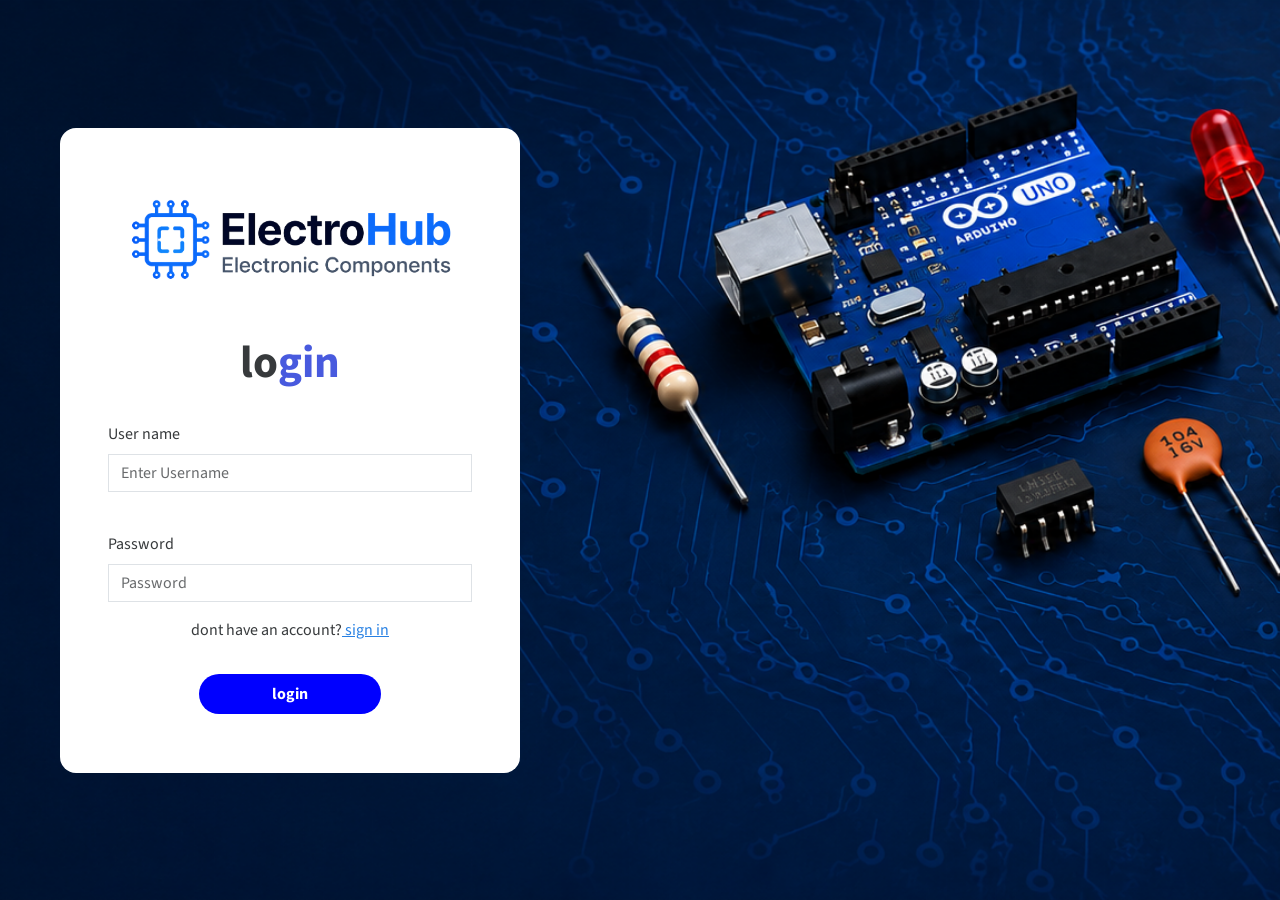
<file: index.html>
<!DOCTYPE html>
<html lang="en">
<head>
    <meta charset="UTF-8">
    <meta name="viewport" content="width=device-width, initial-scale=1.0">
    <title>Login</title>
    <link rel="stylesheet" href="/STYLES/bootstrap.min.css">
    <script src="function/login.js" defer></script>
</head>
<style>
* {
  box-sizing: border-box;
  margin: 0;
  padding: 0;
}

body { 
  background: url('logos/header.png') no-repeat; 
  background-size: cover; 
  background-position: center; 
  min-height: 100vh;
}

.card1 { 
  margin-left: 60px; 
  background-color: white; 
  height: 645px; 
  width: 460px; 
}

.logo { 
  width: 100%; 
  height: 130px; 
  margin-bottom: 30px; 
  object-fit: contain;
}


@media (max-width: 448px) { 
  body { 
    display: flex; 
    justify-content: center; 
    align-items: center; 
    padding: 20px; 
  } 
  
  .card1 { 
    margin-left: 0; 
    background-color: white; 
    width: 100%; 
    max-width: 350px; 
    height: auto; 
    min-height: 500px; 
  } 
}

</style>
<body class="d-flex justify-content-start align-items-center vh-100 ">
<div class="  p-5  rounded-4 card1 " >
    <div class="logo">
        <img src="logos/logo.png" alt="" width="100%" height="100%"></img>
    </div>
    <h1 class="text-center fw-bold " style="font-size:45px">lo<span style="color:rgb(72, 90, 222) ;">gin</span></h1>
    <div>
      <label for="UserName" class="form-label mt-4">User name</label>
      <input type="text" class="form-control" id="UserName" aria-describedby="emailHelp" placeholder="Enter Username">
      <p id="display1"></p>
    </div>
    <div>
      <label for="Password" class="form-label mt-4">Password</label>
      <input type="Password" class="form-control" id="Password" placeholder="Password" autocomplete="off">
        <p id="display2"></p>
    </div>
    <div class="text-center">
        <P id="display3"></P>
        <p>dont have an account?<a href="signUp.html"> sign in</a></p>
    <button id="buttons" onclick="login()"  style="background-color:blue; color:white; border:none"type="button" class=" p-2 fw-bold btn-info w-50 mt-3 rounded-5">login</button>
    </div>
</div>
</body>
<script>
    
</script>
</html>
</file>
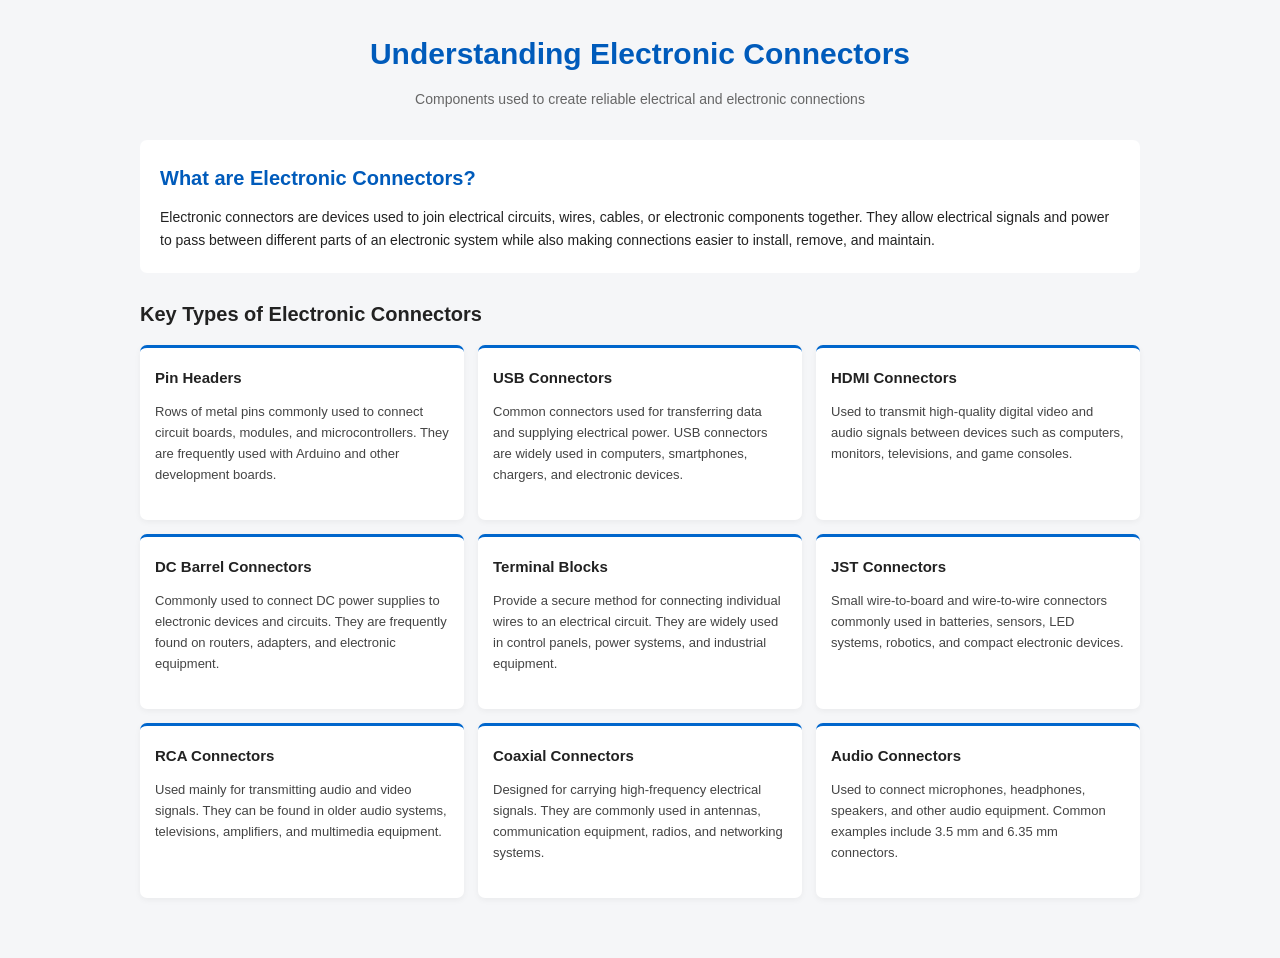
<file: connector.html>
<!DOCTYPE html>
<html lang="en">
<head>
    <meta charset="UTF-8">
    <meta name="viewport" content="width=device-width, initial-scale=1.0">
     <link rel="stylesheet" href="STYLES/connector.css">
    <title>Understanding Electronic Connectors</title>

    <style>
      
    </style>
</head>

<body>

<div class="container">

    <h1 class="main-title">
        Understanding Electronic Connectors
    </h1>

    <p class="subtitle">
        Components used to create reliable electrical and electronic connections
    </p>


    <div class="intro">

        <h2>What are Electronic Connectors?</h2>

        <p>
            Electronic connectors are devices used to join electrical
            circuits, wires, cables, or electronic components together.
            They allow electrical signals and power to pass between
            different parts of an electronic system while also making
            connections easier to install, remove, and maintain.
        </p>

    </div>


    <h2 class="section-title">
        Key Types of Electronic Connectors
    </h2>


    <div class="cards">

        <div class="card">
            <h3>Pin Headers</h3>

            <p>
                Rows of metal pins commonly used to connect circuit boards,
                modules, and microcontrollers. They are frequently used
                with Arduino and other development boards.
            </p>
        </div>


        <div class="card">
            <h3>USB Connectors</h3>

            <p>
                Common connectors used for transferring data and supplying
                electrical power. USB connectors are widely used in
                computers, smartphones, chargers, and electronic devices.
            </p>
        </div>


        <div class="card">
            <h3>HDMI Connectors</h3>

            <p>
                Used to transmit high-quality digital video and audio
                signals between devices such as computers, monitors,
                televisions, and game consoles.
            </p>
        </div>


        <div class="card">
            <h3>DC Barrel Connectors</h3>

            <p>
                Commonly used to connect DC power supplies to electronic
                devices and circuits. They are frequently found on
                routers, adapters, and electronic equipment.
            </p>
        </div>


        <div class="card">
            <h3>Terminal Blocks</h3>

            <p>
                Provide a secure method for connecting individual wires
                to an electrical circuit. They are widely used in control
                panels, power systems, and industrial equipment.
            </p>
        </div>


        <div class="card">
            <h3>JST Connectors</h3>

            <p>
                Small wire-to-board and wire-to-wire connectors commonly
                used in batteries, sensors, LED systems, robotics,
                and compact electronic devices.
            </p>
        </div>


        <div class="card">
            <h3>RCA Connectors</h3>

            <p>
                Used mainly for transmitting audio and video signals.
                They can be found in older audio systems, televisions,
                amplifiers, and multimedia equipment.
            </p>
        </div>


        <div class="card">
            <h3>Coaxial Connectors</h3>

            <p>
                Designed for carrying high-frequency electrical signals.
                They are commonly used in antennas, communication
                equipment, radios, and networking systems.
            </p>
        </div>


        <div class="card">
            <h3>Audio Connectors</h3>

            <p>
                Used to connect microphones, headphones, speakers,
                and other audio equipment. Common examples include
                3.5 mm and 6.35 mm connectors.
            </p>
        </div>

    </div>

</div>

</body>
</html>
</file>
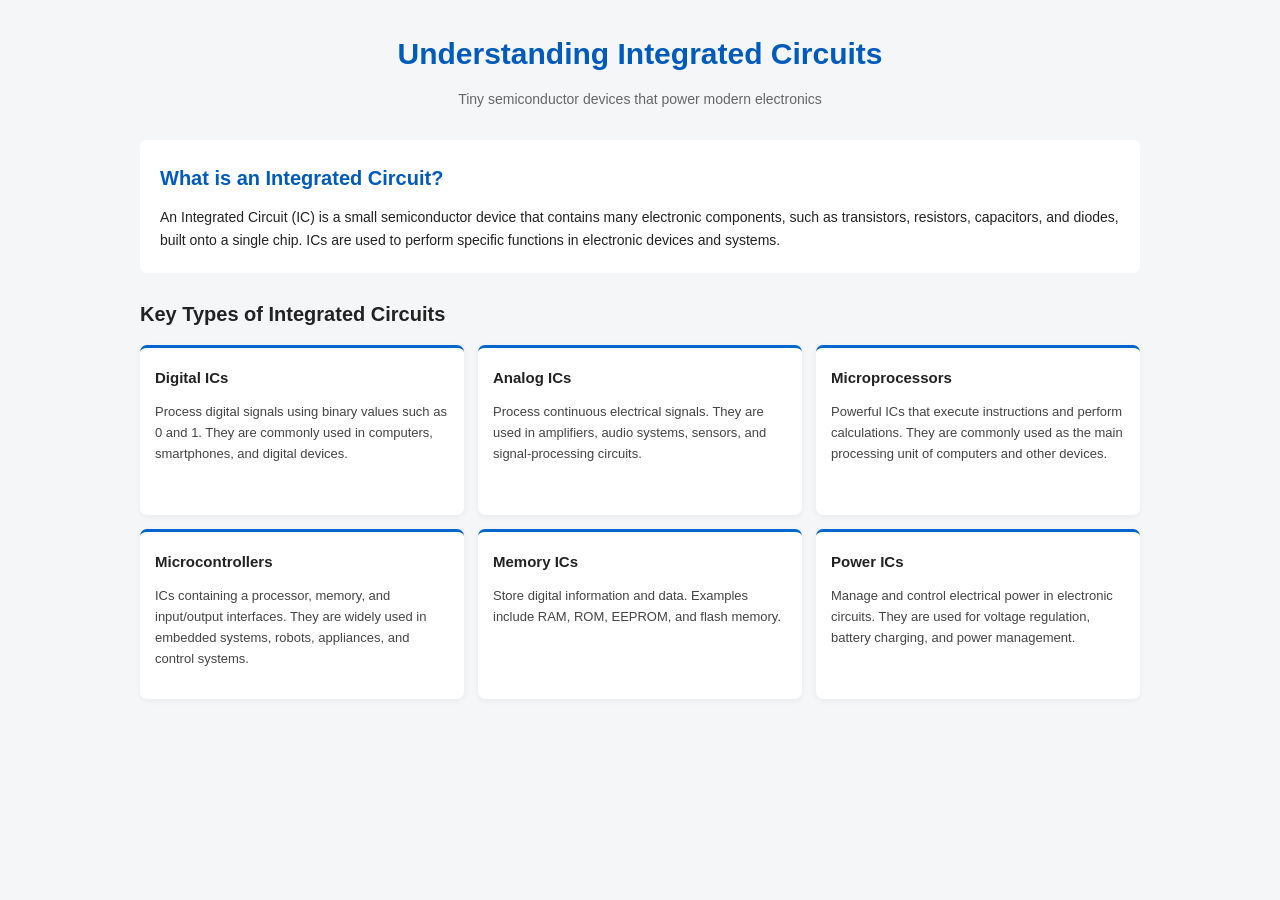
<file: intergrated.html>
<!DOCTYPE html>
<html lang="en">
<head>
    <meta charset="UTF-8">
    <meta name="viewport" content="width=device-width, initial-scale=1.0">
    <link rel="stylesheet" href="/STYLES/intergrated.css">
    <title>Integrated Circuit</title>

    <style>
        
    </style>
</head>

<body>

<div class="container">

    <h1 class="main-title">
        Understanding Integrated Circuits
    </h1>

    <p class="subtitle">
        Tiny semiconductor devices that power modern electronics
    </p>


    <div class="intro">

        <h2>What is an Integrated Circuit?</h2>

        <p>
            An Integrated Circuit (IC) is a small semiconductor device
            that contains many electronic components, such as transistors,
            resistors, capacitors, and diodes, built onto a single chip.
            ICs are used to perform specific functions in electronic
            devices and systems.
        </p>

    </div>


    <h2 class="section-title">
        Key Types of Integrated Circuits
    </h2>


    <div class="cards">

        <div class="card">
            <h3>Digital ICs</h3>

            <p>
                Process digital signals using binary values such as
                0 and 1. They are commonly used in computers,
                smartphones, and digital devices.
            </p>
        </div>


        <div class="card">
            <h3>Analog ICs</h3>

            <p>
                Process continuous electrical signals. They are used
                in amplifiers, audio systems, sensors, and
                signal-processing circuits.
            </p>
        </div>


        <div class="card">
            <h3>Microprocessors</h3>

            <p>
                Powerful ICs that execute instructions and perform
                calculations. They are commonly used as the main
                processing unit of computers and other devices.
            </p>
        </div>


        <div class="card">
            <h3>Microcontrollers</h3>

            <p>
                ICs containing a processor, memory, and input/output
                interfaces. They are widely used in embedded systems,
                robots, appliances, and control systems.
            </p>
        </div>


        <div class="card">
            <h3>Memory ICs</h3>

            <p>
                Store digital information and data. Examples include
                RAM, ROM, EEPROM, and flash memory.
            </p>
        </div>


        <div class="card">
            <h3>Power ICs</h3>

            <p>
                Manage and control electrical power in electronic
                circuits. They are used for voltage regulation,
                battery charging, and power management.
            </p>
        </div>

    </div>

</div>

</body>
</html>
</file>
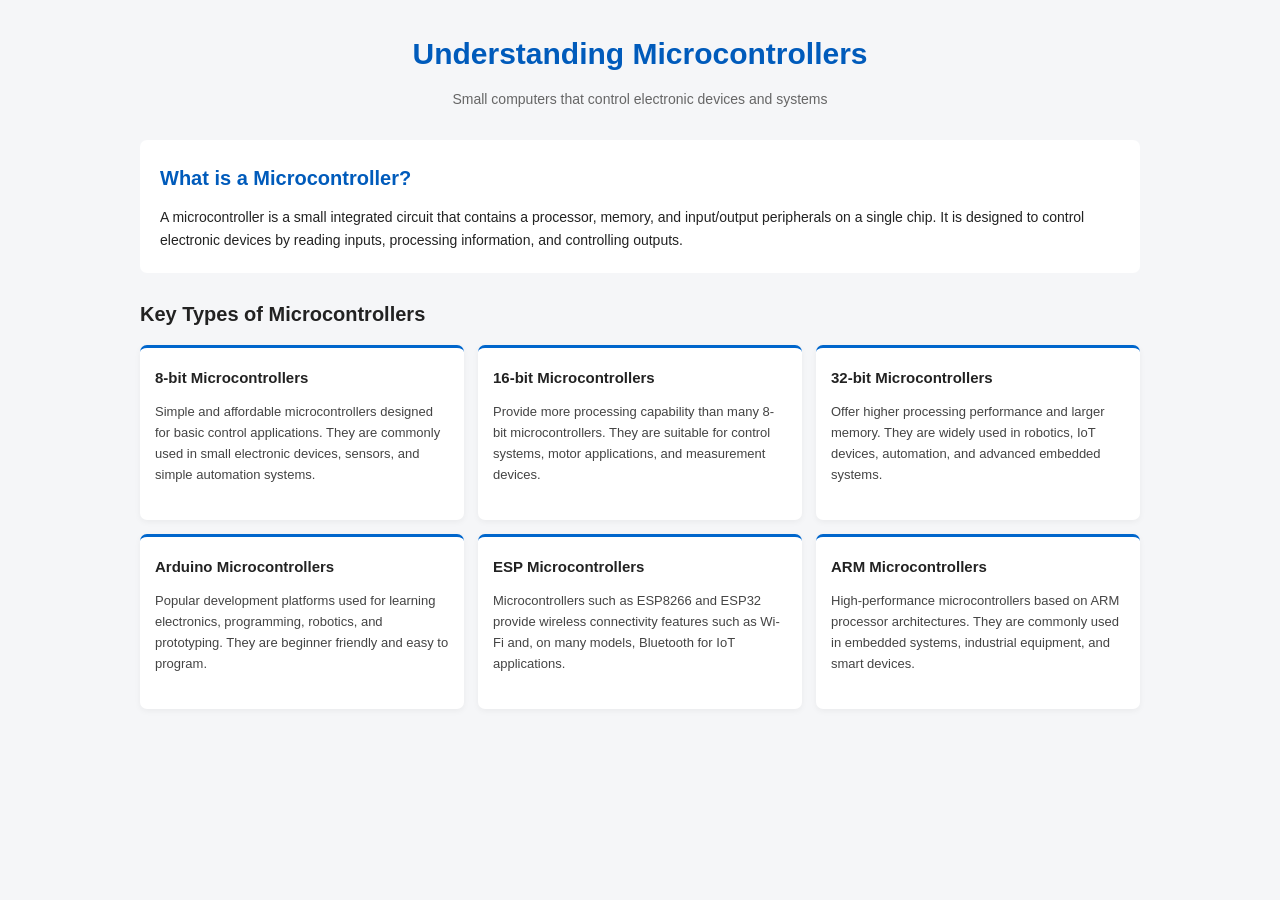
<file: microntroller.html>
<!DOCTYPE html>
<html lang="en">
<head>
    <meta charset="UTF-8">
    <meta name="viewport" content="width=device-width, initial-scale=1.0">
    <link rel="stylesheet" href="STYLES/microntroller.css">

    <title>Understanding Microcontrollers</title>

    <style>
       
       
    </style>
</head>

<body>

<div class="container">

    <h1 class="main-title">
        Understanding Microcontrollers
    </h1>

    <p class="subtitle">
        Small computers that control electronic devices and systems
    </p>


    <div class="intro">

        <h2>What is a Microcontroller?</h2>

        <p>
            A microcontroller is a small integrated circuit that contains
            a processor, memory, and input/output peripherals on a single
            chip. It is designed to control electronic devices by reading
            inputs, processing information, and controlling outputs.
        </p>

    </div>


    <h2 class="section-title">
        Key Types of Microcontrollers
    </h2>


    <div class="cards">

        <div class="card">
            <h3>8-bit Microcontrollers</h3>

            <p>
                Simple and affordable microcontrollers designed for basic
                control applications. They are commonly used in small
                electronic devices, sensors, and simple automation systems.
            </p>
        </div>


        <div class="card">
            <h3>16-bit Microcontrollers</h3>

            <p>
                Provide more processing capability than many 8-bit
                microcontrollers. They are suitable for control systems,
                motor applications, and measurement devices.
            </p>
        </div>


        <div class="card">
            <h3>32-bit Microcontrollers</h3>

            <p>
                Offer higher processing performance and larger memory.
                They are widely used in robotics, IoT devices, automation,
                and advanced embedded systems.
            </p>
        </div>


        <div class="card">
            <h3>Arduino Microcontrollers</h3>

            <p>
                Popular development platforms used for learning electronics,
                programming, robotics, and prototyping. They are beginner
                friendly and easy to program.
            </p>
        </div>


        <div class="card">
            <h3>ESP Microcontrollers</h3>

            <p>
                Microcontrollers such as ESP8266 and ESP32 provide
                wireless connectivity features such as Wi-Fi and,
                on many models, Bluetooth for IoT applications.
            </p>
        </div>


        <div class="card">
            <h3>ARM Microcontrollers</h3>

            <p>
                High-performance microcontrollers based on ARM processor
                architectures. They are commonly used in embedded systems,
                industrial equipment, and smart devices.
            </p>
        </div>

    </div>

</div>

</body>
</html>
</file>
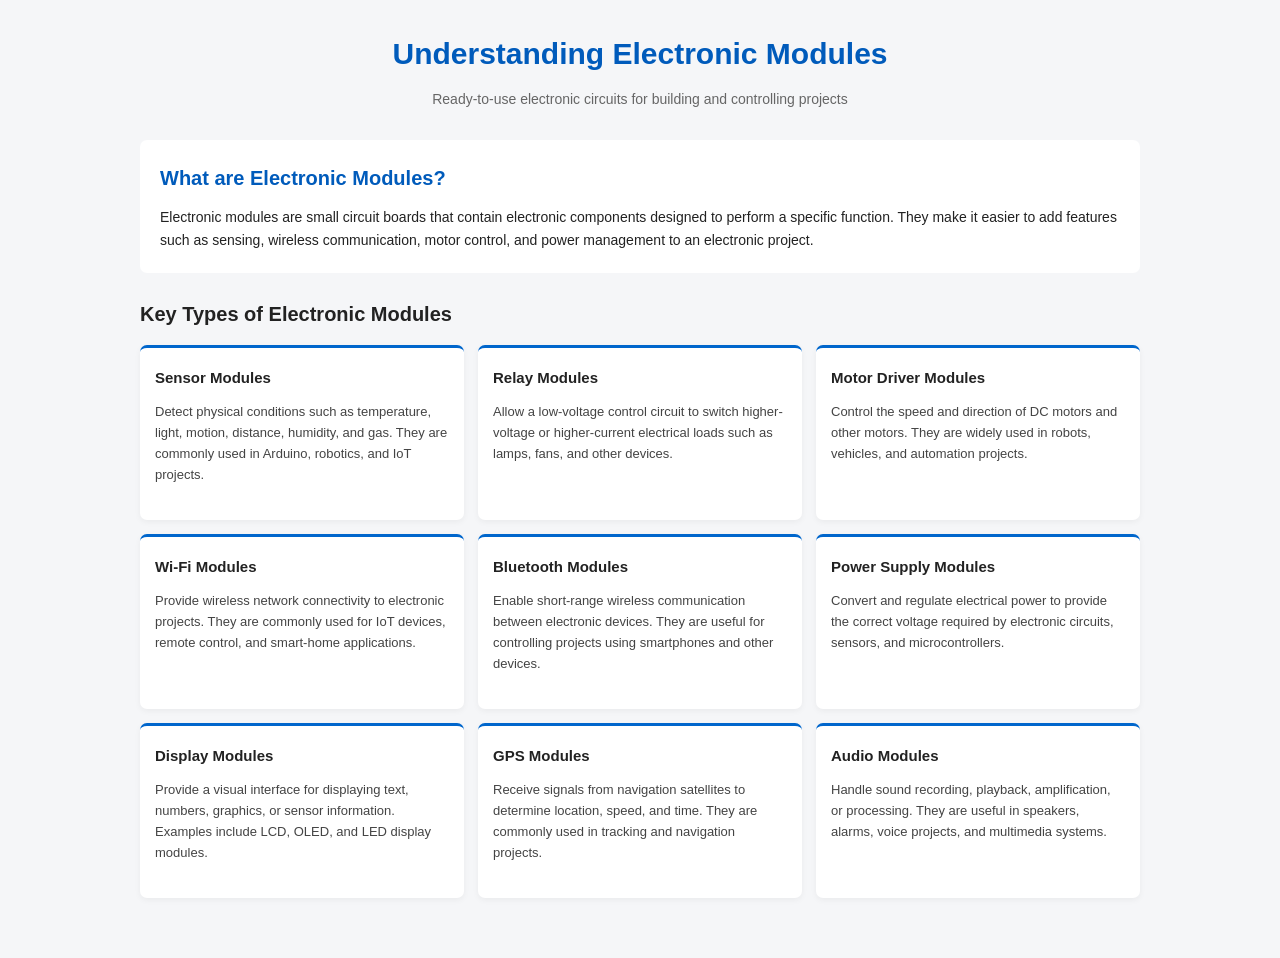
<file: modules.html>
<!DOCTYPE html>
<html lang="en">
<head>
    <meta charset="UTF-8">
    <meta name="viewport" content="width=device-width, initial-scale=1.0">
    <link rel="stylesheet" href="STYLES/modules.css">

    <title>Understanding Electronic Modules</title>

    <style>
       
    </style>
</head>

<body>

<div class="container">

    <h1 class="main-title">
        Understanding Electronic Modules
    </h1>

    <p class="subtitle">
        Ready-to-use electronic circuits for building and controlling projects
    </p>


    <div class="intro">

        <h2>What are Electronic Modules?</h2>

        <p>
            Electronic modules are small circuit boards that contain
            electronic components designed to perform a specific function.
            They make it easier to add features such as sensing, wireless
            communication, motor control, and power management to an
            electronic project.
        </p>

    </div>


    <h2 class="section-title">
        Key Types of Electronic Modules
    </h2>


    <div class="cards">

        <div class="card">
            <h3>Sensor Modules</h3>

            <p>
                Detect physical conditions such as temperature, light,
                motion, distance, humidity, and gas. They are commonly
                used in Arduino, robotics, and IoT projects.
            </p>
        </div>


        <div class="card">
            <h3>Relay Modules</h3>

            <p>
                Allow a low-voltage control circuit to switch higher-voltage
                or higher-current electrical loads such as lamps, fans,
                and other devices.
            </p>
        </div>


        <div class="card">
            <h3>Motor Driver Modules</h3>

            <p>
                Control the speed and direction of DC motors and other
                motors. They are widely used in robots, vehicles,
                and automation projects.
            </p>
        </div>


        <div class="card">
            <h3>Wi-Fi Modules</h3>

            <p>
                Provide wireless network connectivity to electronic
                projects. They are commonly used for IoT devices,
                remote control, and smart-home applications.
            </p>
        </div>


        <div class="card">
            <h3>Bluetooth Modules</h3>

            <p>
                Enable short-range wireless communication between
                electronic devices. They are useful for controlling
                projects using smartphones and other devices.
            </p>
        </div>


        <div class="card">
            <h3>Power Supply Modules</h3>

            <p>
                Convert and regulate electrical power to provide the
                correct voltage required by electronic circuits,
                sensors, and microcontrollers.
            </p>
        </div>


        <div class="card">
            <h3>Display Modules</h3>

            <p>
                Provide a visual interface for displaying text, numbers,
                graphics, or sensor information. Examples include LCD,
                OLED, and LED display modules.
            </p>
        </div>


        <div class="card">
            <h3>GPS Modules</h3>

            <p>
                Receive signals from navigation satellites to determine
                location, speed, and time. They are commonly used in
                tracking and navigation projects.
            </p>
        </div>


        <div class="card">
            <h3>Audio Modules</h3>

            <p>
                Handle sound recording, playback, amplification, or
                processing. They are useful in speakers, alarms,
                voice projects, and multimedia systems.
            </p>
        </div>

    </div>

</div>

</body>
</html>
</file>
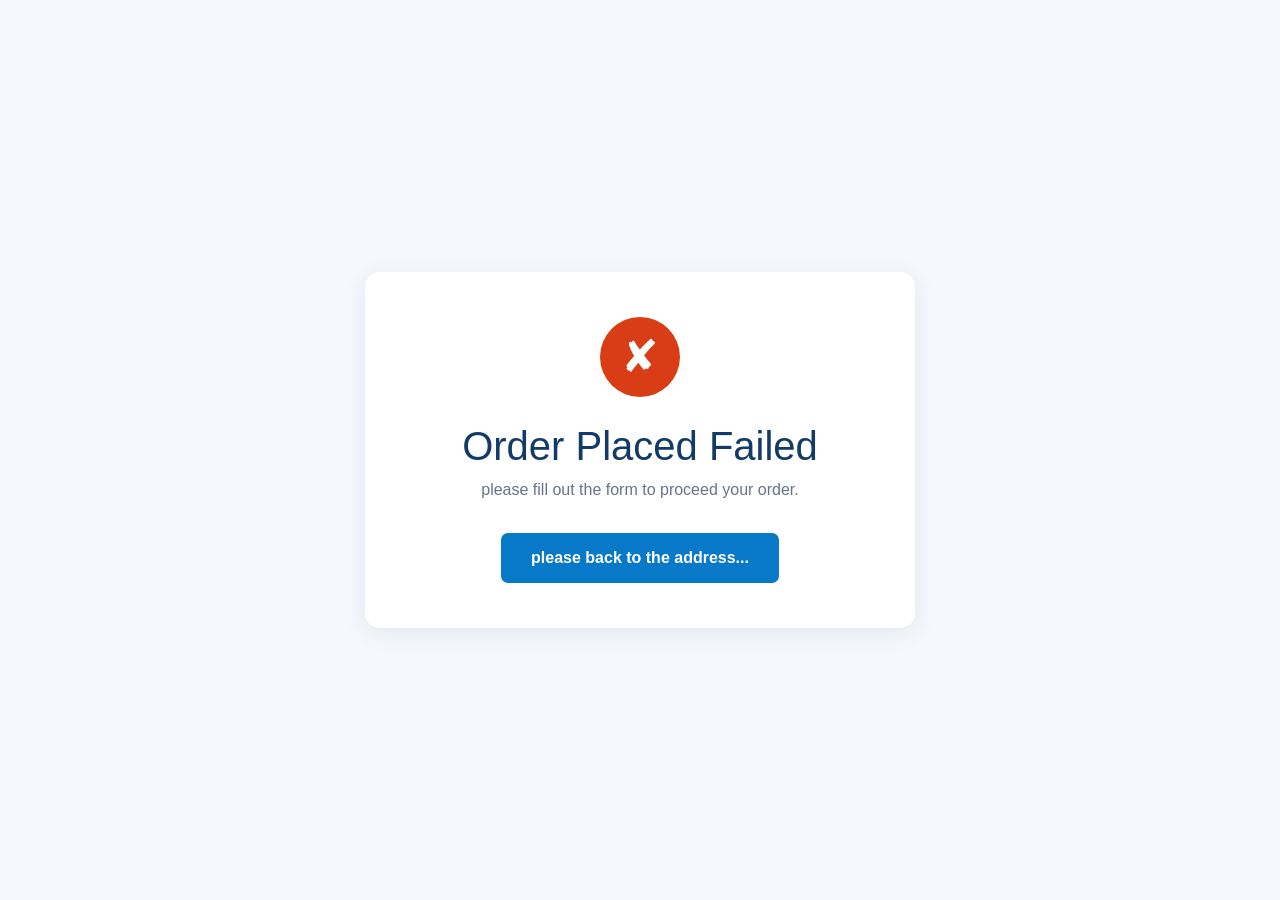
<file: orderFailed.html>
<!DOCTYPE html>
<html lang="en">

<head>

    <meta charset="UTF-8">

    <meta
        name="viewport"
        content="width=device-width, initial-scale=1.0">

    <title>Order Failed</title>

    <link
        rel="stylesheet"
        href="STYLES/bootstrap.css">

    <style>

        body {
            margin: 0;
            min-height: 100vh;
            display: flex;
            justify-content: center;
            align-items: center;
            background: #f5f9fd;
            font-family: Arial, sans-serif;
        }

        .success-box {
            width: 90%;
            max-width: 550px;
            background: white;
            padding: 45px 30px;
            text-align: center;
            border-radius: 15px;
            box-shadow: 0 5px 25px rgba(0, 0, 0, 0.08);
        }

        .check {
            width: 80px;
            height: 80px;
            margin: auto;
            border-radius: 50%;
            background: #d83d16;
            color: white;
            display: flex;
            justify-content: center;
            align-items: center;
            font-size: 45px;
        }

        h1 {
            margin-top: 25px;
            color: #123b68;
        }

        p {
            color: #64748b;
        }

        .order-number {
            margin: 20px 0;
            padding: 15px;
            background: #eef7ff;
            border-radius: 8px;
            color: #123b68;
            font-weight: bold;
        }

        .btn-home {
            display: inline-block;
            margin-top: 15px;
            padding: 13px 30px;
            background: #0878c9;
            color: white;
            text-decoration: none;
            border-radius: 7px;
            font-weight: bold;
        }

        .btn-home:hover {
            background: #0566ac;
            color: white;
        }

    </style>

</head>

<body>

    <div class="success-box">

        <div class="check">
            ✘
        </div>

        <h1>Order Placed Failed</h1>

        <p>
            please fill out the form to proceed your order.
        </p>


        <a
            href="address.html"
            class="btn-home">

            please back to the address...

        </a>

    </div>


    <script>

       
    </script>

</body>

</html>
</file>
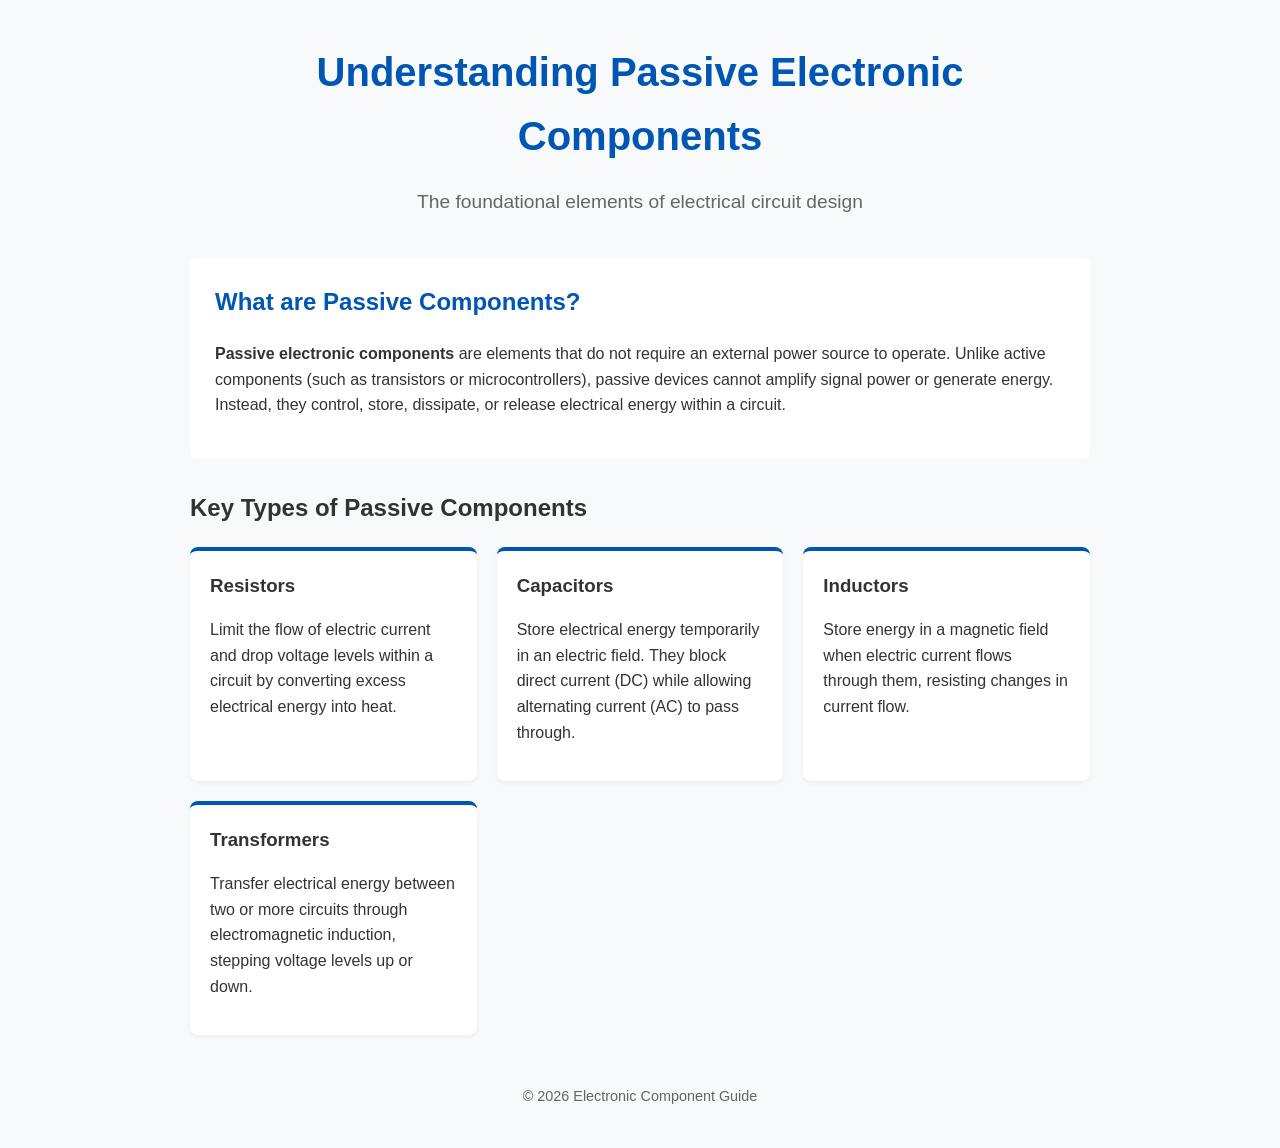
<file: passive.html>
<!DOCTYPE html>
<html lang="en">
<head>
    <meta charset="UTF-8">
    <meta name="viewport" content="width=device-width, initial-scale=1.0">
    <title>About Passive Electronic Components</title>
    <link rel="stylesheet" href="/STYLES/passive.css">
    <style>
      
      
    </style>
</head>
<body>

    <div class="container">
        <header>
            <h1>Understanding Passive Electronic Components</h1>
            <p>The foundational elements of electrical circuit design</p>
        </header>

        <section class="intro-card">
            <h2>What are Passive Components?</h2>
            <p>
                <strong>Passive electronic components</strong> are elements that do not require an external power source to operate. 
                Unlike active components (such as transistors or microcontrollers), passive devices cannot amplify signal power or generate energy. 
                Instead, they control, store, dissipate, or release electrical energy within a circuit.
            </p>
        </section>

        <h2>Key Types of Passive Components</h2>
        
        <div class="components-grid">
            <div class="component-card">
                <h3>Resistors</h3>
                <p>Limit the flow of electric current and drop voltage levels within a circuit by converting excess electrical energy into heat.</p>
            </div>

            <div class="component-card">
                <h3>Capacitors</h3>
                <p>Store electrical energy temporarily in an electric field. They block direct current (DC) while allowing alternating current (AC) to pass through.</p>
            </div>

            <div class="component-card">
                <h3>Inductors</h3>
                <p>Store energy in a magnetic field when electric current flows through them, resisting changes in current flow.</p>
            </div>

            <div class="component-card">
                <h3>Transformers</h3>
                <p>Transfer electrical energy between two or more circuits through electromagnetic induction, stepping voltage levels up or down.</p>
            </div>
        </div>

        <footer>
            <p>&copy; 2026 Electronic Component Guide</p>
        </footer>
    </div>

</body>
</html>
</file>
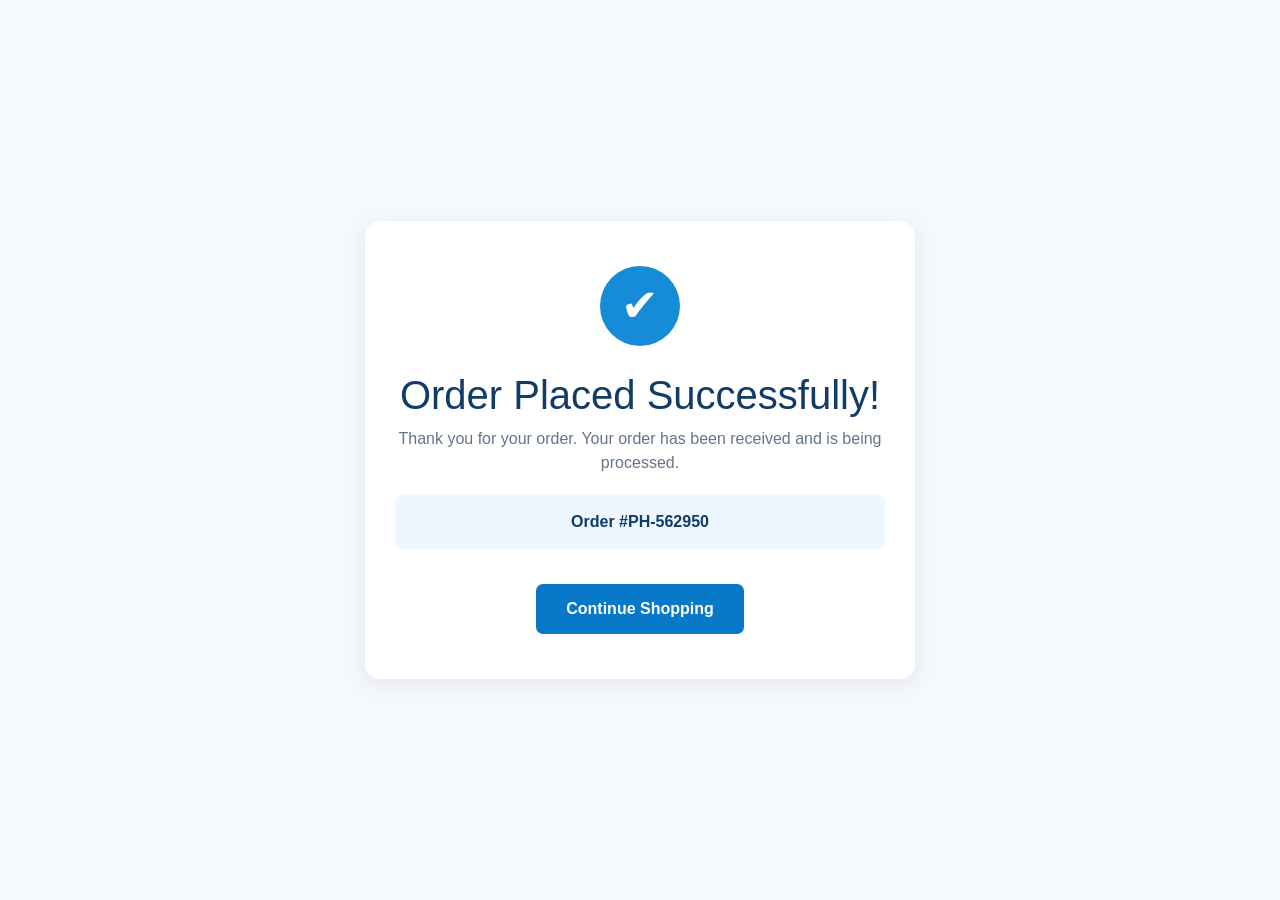
<file: placed.html>
<!DOCTYPE html>
<html lang="en">

<head>

    <meta charset="UTF-8">

    <meta
        name="viewport"
        content="width=device-width, initial-scale=1.0">

    <title>Order Placed</title>

    <link
        rel="stylesheet"
        href="STYLES/bootstrap.css">

    <style>

        body {
            margin: 0;
            min-height: 100vh;
            display: flex;
            justify-content: center;
            align-items: center;
            background: #f5f9fd;
            font-family: Arial, sans-serif;
        }

        .success-box {
            width: 90%;
            max-width: 550px;
            background: white;
            padding: 45px 30px;
            text-align: center;
            border-radius: 15px;
            box-shadow: 0 5px 25px rgba(0, 0, 0, 0.08);
        }

        .check {
            width: 80px;
            height: 80px;
            margin: auto;
            border-radius: 50%;
            background: #168bd8;
            color: white;
            display: flex;
            justify-content: center;
            align-items: center;
            font-size: 45px;
        }

        h1 {
            margin-top: 25px;
            color: #123b68;
        }

        p {
            color: #64748b;
        }

        .order-number {
            margin: 20px 0;
            padding: 15px;
            background: #eef7ff;
            border-radius: 8px;
            color: #123b68;
            font-weight: bold;
        }

        .btn-home {
            display: inline-block;
            margin-top: 15px;
            padding: 13px 30px;
            background: #0878c9;
            color: white;
            text-decoration: none;
            border-radius: 7px;
            font-weight: bold;
        }

        .btn-home:hover {
            background: #0566ac;
            color: white;
        }

    </style>

</head>

<body>

    <div class="success-box">

        <div class="check">
            ✔
        </div>

        <h1>Order Placed Successfully!</h1>

        <p>
            Thank you for your order.
            Your order has been received and is being processed.
        </p>

        <div class="order-number">

            Order #<span id="orderNumber"></span>

        </div>

        <a
            href="Dashboard.html"
            class="btn-home">

            Continue Shopping

        </a>

    </div>


    <script>

        // Generate simple order number

        const orderNumber =
            "PH-" +
            Math.floor(
                100000 + Math.random() * 900000
            );


        document.getElementById(
            "orderNumber"
        ).textContent = orderNumber;


        // Save order number

        localStorage.setItem(
            "orderNumber",
            orderNumber
        );

    </script>

</body>

</html>
</file>
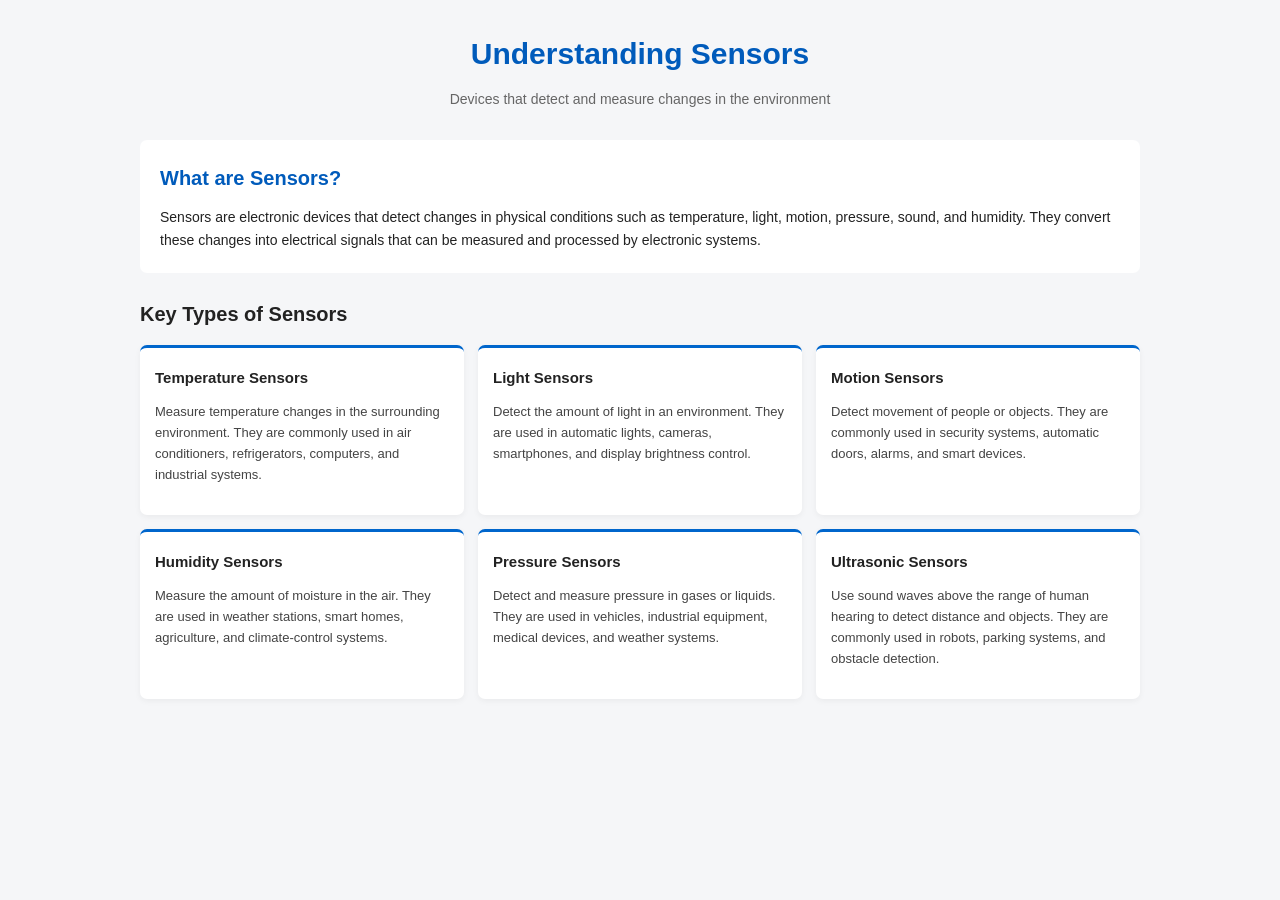
<file: sensor.html>
<!DOCTYPE html>
<html lang="en">
<head>
    <meta charset="UTF-8">
    <meta name="viewport" content="width=device-width, initial-scale=1.0">

    <title>Understanding Sensors</title>
    <link rel="stylesheet" href="/STYLES/sensor.css">

    <style>
       
    </style>
</head>

<body>

<div class="container">

    <h1 class="main-title">
        Understanding Sensors
    </h1>

    <p class="subtitle">
        Devices that detect and measure changes in the environment
    </p>


    <div class="intro">

        <h2>What are Sensors?</h2>

        <p>
            Sensors are electronic devices that detect changes in physical
            conditions such as temperature, light, motion, pressure, sound,
            and humidity. They convert these changes into electrical signals
            that can be measured and processed by electronic systems.
        </p>

    </div>


    <h2 class="section-title">
        Key Types of Sensors
    </h2>


    <div class="cards">

        <div class="card">
            <h3>Temperature Sensors</h3>

            <p>
                Measure temperature changes in the surrounding environment.
                They are commonly used in air conditioners, refrigerators,
                computers, and industrial systems.
            </p>
        </div>


        <div class="card">
            <h3>Light Sensors</h3>

            <p>
                Detect the amount of light in an environment. They are used
                in automatic lights, cameras, smartphones, and display
                brightness control.
            </p>
        </div>


        <div class="card">
            <h3>Motion Sensors</h3>

            <p>
                Detect movement of people or objects. They are commonly
                used in security systems, automatic doors, alarms,
                and smart devices.
            </p>
        </div>


        <div class="card">
            <h3>Humidity Sensors</h3>

            <p>
                Measure the amount of moisture in the air. They are used
                in weather stations, smart homes, agriculture, and
                climate-control systems.
            </p>
        </div>


        <div class="card">
            <h3>Pressure Sensors</h3>

            <p>
                Detect and measure pressure in gases or liquids. They are
                used in vehicles, industrial equipment, medical devices,
                and weather systems.
            </p>
        </div>


        <div class="card">
            <h3>Ultrasonic Sensors</h3>

            <p>
                Use sound waves above the range of human hearing to detect
                distance and objects. They are commonly used in robots,
                parking systems, and obstacle detection.
            </p>
        </div>

    </div>

</div>

</body>
</html>
</file>
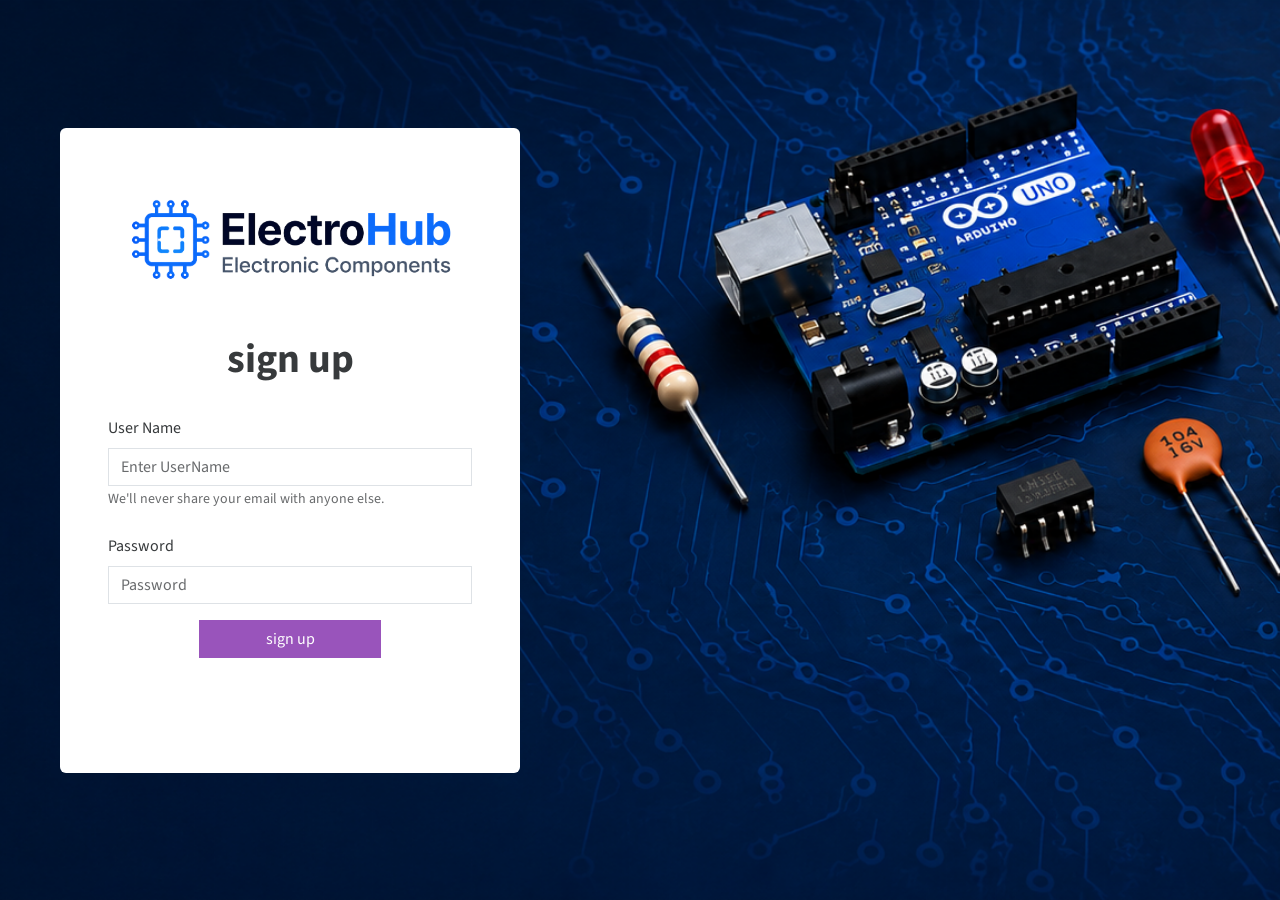
<file: signUp.html>
<!DOCTYPE html>
<html lang="en">
<head>
    <meta charset="UTF-8">
    <meta name="viewport" content="width=device-width, initial-scale=1.0">
    <title>Document</title>
    <link rel="stylesheet" href="/STYLES/bootstrap.min.css">
    <script src="function/SignUp.js"></script>
</head>
<style>
    body{
        background:url('logos/header.png') no-repeat;
        background-position:center;
        background-size:cover;
    }
    .try{
    
      margin-left:60px;
      background-color:white;
      height:645px;
      width:460px;
    }
     .logo{
      width:100%;
      height:130px;
      margin-bottom:30px;
  }
  
@media (max-width: 448px) { 
  body { 
    display: flex; 
    justify-content: center; 
    align-items: center; 
    padding: 20px; 
  } 
  
  .card1 { 
    margin-left: 0; 
    background-color: white; 
    width: 100%; 
    max-width: 350px; 
    height: auto; 
    min-height: 500px; 
  } 
}
</style>
<body class="d-flex justify-content-start align-items-center vh-100 bg-secondary ">

    <div class=" p-5 rounded-2 try card1">
         <div class="logo">
        <img src="logos/logo.png" alt="" width="100%" height="100%"></img>
    </div>
          <h1 class="text-center fw-bold">sign up</h1>
      <div>
      <label for="UserName" class="form-label mt-4">User Name</label>
      <input type="text" class="form-control" id="UserName" aria-describedby="emailHelp" placeholder="Enter UserName">
      <small id="emailHelp" class="form-text text-muted">We'll never share your email with anyone else.</small>
    </div>
     <div>
      <label for="Password" class="form-label mt-4">Password</label>
      <input type="password" class="form-control" id="Password" placeholder="Password" autocomplete="off">
    </div>
      <div class="text-center">
    <button onclick="SignUp()" type="button" class="btn btn-info w-50 mt-3 ">sign up</button>
    </div>
    </div>
    
</body>
<script>
    
</script>
</html>
</file>
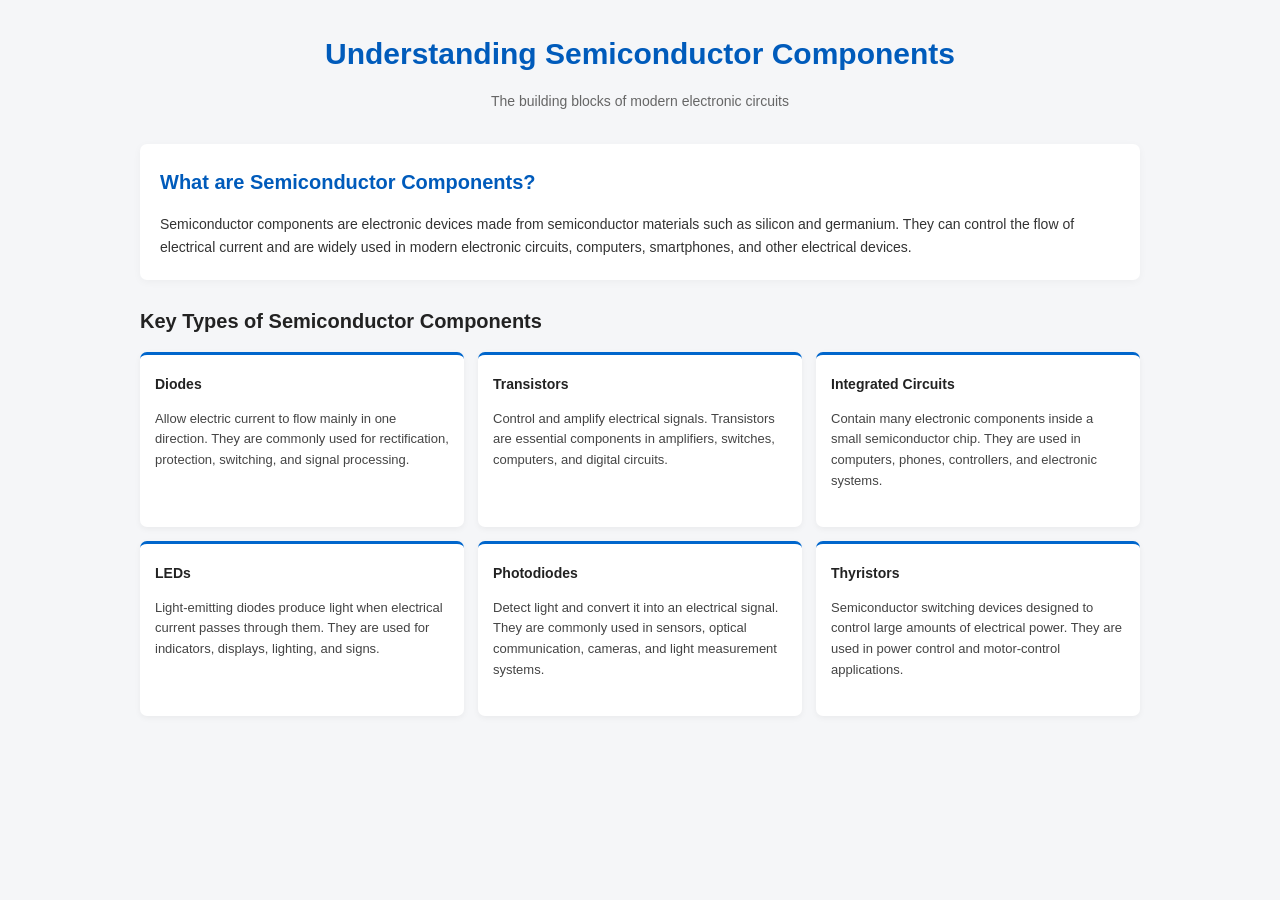
<file: simeconductor.html>
<!DOCTYPE html>
<html lang="en">
<head>
    <meta charset="UTF-8">
    <meta name="viewport" content="width=device-width, initial-scale=1.0">
    <title>Understanding Semiconductor Components</title>
    <link rel="stylesheet" href="/STYLES/simeconductor.css">

    <style>
       
    </style>
</head>

<body>

    <div class="container">

        <!-- Main Heading -->
        <h1 class="main-title">
            Understanding Semiconductor Components
        </h1>

        <p class="subtitle">
            The building blocks of modern electronic circuits
        </p>


        <!-- Introduction -->
        <div class="intro">
            <h2>What are Semiconductor Components?</h2>

            <p>
                Semiconductor components are electronic devices made from
                semiconductor materials such as silicon and germanium.
                They can control the flow of electrical current and are
                widely used in modern electronic circuits, computers,
                smartphones, and other electrical devices.
            </p>
        </div>


        <!-- Components -->
        <h2 class="section-title">
            Key Types of Semiconductor Components
        </h2>

        <div class="cards">

            <!-- Diodes -->
            <div class="card">
                <h3>Diodes</h3>
                <p>
                    Allow electric current to flow mainly in one direction.
                    They are commonly used for rectification, protection,
                    switching, and signal processing.
                </p>
            </div>


            <!-- Transistors -->
            <div class="card">
                <h3>Transistors</h3>
                <p>
                    Control and amplify electrical signals. Transistors
                    are essential components in amplifiers, switches,
                    computers, and digital circuits.
                </p>
            </div>


            <!-- Integrated Circuits -->
            <div class="card">
                <h3>Integrated Circuits</h3>
                <p>
                    Contain many electronic components inside a small
                    semiconductor chip. They are used in computers,
                    phones, controllers, and electronic systems.
                </p>
            </div>


            <!-- LEDs -->
            <div class="card">
                <h3>LEDs</h3>
                <p>
                    Light-emitting diodes produce light when electrical
                    current passes through them. They are used for
                    indicators, displays, lighting, and signs.
                </p>
            </div>


            <!-- Photodiodes -->
            <div class="card">
                <h3>Photodiodes</h3>
                <p>
                    Detect light and convert it into an electrical signal.
                    They are commonly used in sensors, optical communication,
                    cameras, and light measurement systems.
                </p>
            </div>


            <!-- Thyristors -->
            <div class="card">
                <h3>Thyristors</h3>
                <p>
                    Semiconductor switching devices designed to control
                    large amounts of electrical power. They are used in
                    power control and motor-control applications.
                </p>
            </div>

        </div>

    </div>

</body>
</html>
</file>
<file: STYLES/connector.css>
* {
            box-sizing: border-box;
            margin: 0;
            padding: 0;
        }

        body {
            font-family: Arial, sans-serif;
            background: #f5f6f8;
            color: #222;
            line-height: 1.6;
        }

        .container {
            width: min(90%, 1000px);
            margin: auto;
            padding: 30px 0 60px;
        }

        .main-title {
            text-align: center;
            color: #005bbb;
            font-size: 30px;
            margin-bottom: 10px;
        }

        .subtitle {
            text-align: center;
            color: #666;
            font-size: 14px;
            margin-bottom: 30px;
        }

        .intro {
            background: white;
            padding: 22px 20px;
            border-radius: 7px;
            margin-bottom: 25px;
        }

        .intro h2 {
            color: #005bbb;
            font-size: 20px;
            margin-bottom: 12px;
        }

        .intro p {
            font-size: 14px;
        }

        .section-title {
            font-size: 20px;
            margin-bottom: 15px;
        }

        .cards {
            display: grid;
            grid-template-columns: repeat(3, 1fr);
            gap: 14px;
        }

        .card {
            background: white;
            padding: 18px 15px;
            border-radius: 7px;
            border-top: 3px solid #0066cc;
            min-height: 175px;
            box-shadow: 0 2px 6px rgba(0, 0, 0, 0.05);
        }

        .card h3 {
            font-size: 15px;
            margin-bottom: 12px;
        }

        .card p {
            font-size: 13px;
            color: #444;
        }

        @media (max-width: 700px) {
            .cards {
                grid-template-columns: repeat(2, 1fr);
            }
        }

        @media (max-width: 480px) {
            .cards {
                grid-template-columns: 1fr;
            }

            .main-title {
                font-size: 24px;
            }
        }
</file>
<file: STYLES/intergrated.css>
* {
            box-sizing: border-box;
            margin: 0;
            padding: 0;
        }

        body {
            font-family: Arial, sans-serif;
            background: #f5f6f8;
            color: #222;
            line-height: 1.6;
        }

        .container {
            width: min(90%, 1000px);
            margin: auto;
            padding: 30px 0 60px;
        }

        .main-title {
            text-align: center;
            color: #005bbb;
            font-size: 30px;
            margin-bottom: 10px;
        }

        .subtitle {
            text-align: center;
            color: #666;
            font-size: 14px;
            margin-bottom: 30px;
        }

        .intro {
            background: white;
            padding: 22px 20px;
            border-radius: 7px;
            margin-bottom: 25px;
        }

        .intro h2 {
            color: #005bbb;
            font-size: 20px;
            margin-bottom: 12px;
        }

        .intro p {
            font-size: 14px;
        }

        .section-title {
            font-size: 20px;
            margin-bottom: 15px;
        }

        .cards {
            display: grid;
            grid-template-columns: repeat(3, 1fr);
            gap: 14px;
        }

        .card {
            background: white;
            padding: 18px 15px;
            border-radius: 7px;
            border-top: 3px solid #0066cc;
            min-height: 170px;
            box-shadow: 0 2px 6px rgba(0,0,0,.05);
        }

        .card h3 {
            font-size: 15px;
            margin-bottom: 12px;
        }

        .card p {
            font-size: 13px;
            color: #444;
        }

        @media (max-width: 700px) {
            .cards {
                grid-template-columns: repeat(2, 1fr);
            }
        }

        @media (max-width: 480px) {
            .cards {
                grid-template-columns: 1fr;
            }

            .main-title {
                font-size: 24px;
            }
        }
</file>
<file: STYLES/microntroller.css>
* {
            box-sizing: border-box;
            margin: 0;
            padding: 0;
        }

        body {
            font-family: Arial, sans-serif;
            background: #f5f6f8;
            color: #222;
            line-height: 1.6;
        }

        .container {
            width: min(90%, 1000px);
            margin: auto;
            padding: 30px 0 60px;
        }

        .main-title {
            text-align: center;
            color: #005bbb;
            font-size: 30px;
            margin-bottom: 10px;
        }

        .subtitle {
            text-align: center;
            color: #666;
            font-size: 14px;
            margin-bottom: 30px;
        }

        .intro {
            background: white;
            padding: 22px 20px;
            border-radius: 7px;
            margin-bottom: 25px;
        }

        .intro h2 {
            color: #005bbb;
            font-size: 20px;
            margin-bottom: 12px;
        }

        .intro p {
            font-size: 14px;
        }

        .section-title {
            font-size: 20px;
            margin-bottom: 15px;
        }

        .cards {
            display: grid;
            grid-template-columns: repeat(3, 1fr);
            gap: 14px;
        }

        .card {
            background: white;
            padding: 18px 15px;
            border-radius: 7px;
            border-top: 3px solid #0066cc;
            min-height: 175px;
            box-shadow: 0 2px 6px rgba(0, 0, 0, 0.05);
        }

        .card h3 {
            font-size: 15px;
            margin-bottom: 12px;
        }

        .card p {
            font-size: 13px;
            color: #444;
        }

        @media (max-width: 700px) {
            .cards {
                grid-template-columns: repeat(2, 1fr);
            }
        }

        @media (max-width: 480px) {
            .cards {
                grid-template-columns: 1fr;
            }

            .main-title {
                font-size: 24px;
            }
        }
</file>
<file: STYLES/modules.css>
* {
            box-sizing: border-box;
            margin: 0;
            padding: 0;
        }

        body {
            font-family: Arial, sans-serif;
            background: #f5f6f8;
            color: #222;
            line-height: 1.6;
        }

        .container {
            width: min(90%, 1000px);
            margin: auto;
            padding: 30px 0 60px;
        }

        .main-title {
            text-align: center;
            color: #005bbb;
            font-size: 30px;
            margin-bottom: 10px;
        }

        .subtitle {
            text-align: center;
            color: #666;
            font-size: 14px;
            margin-bottom: 30px;
        }

        .intro {
            background: white;
            padding: 22px 20px;
            border-radius: 7px;
            margin-bottom: 25px;
        }

        .intro h2 {
            color: #005bbb;
            font-size: 20px;
            margin-bottom: 12px;
        }

        .intro p {
            font-size: 14px;
        }

        .section-title {
            font-size: 20px;
            margin-bottom: 15px;
        }

        .cards {
            display: grid;
            grid-template-columns: repeat(3, 1fr);
            gap: 14px;
        }

        .card {
            background: white;
            padding: 18px 15px;
            border-radius: 7px;
            border-top: 3px solid #0066cc;
            min-height: 175px;
            box-shadow: 0 2px 6px rgba(0, 0, 0, 0.05);
        }

        .card h3 {
            font-size: 15px;
            margin-bottom: 12px;
        }

        .card p {
            font-size: 13px;
            color: #444;
        }

        @media (max-width: 700px) {
            .cards {
                grid-template-columns: repeat(2, 1fr);
            }
        }

        @media (max-width: 480px) {
            .cards {
                grid-template-columns: 1fr;
            }

            .main-title {
                font-size: 24px;
            }
        }
</file>
<file: STYLES/passive.css>
:root {
            --primary-color: #0056b3;
            --bg-color: #f8f9fa;
            --card-bg: #ffffff;
            --text-color: #333333;
            --text-muted: #666666;
        }

        body {
            font-family: 'Segoe UI', Tahoma, Geneva, Verdana, sans-serif;
            line-height: 1.6;
            background-color: var(--bg-color);
            color: var(--text-color);
            margin: 0;
            padding: 0;
        }

        .container {
            max-width: 900px;
            margin: 40px auto;
            padding: 0 20px;
        }

        header {
            text-align: center;
            margin-bottom: 40px;
        }

        header h1 {
            color: var(--primary-color);
            font-size: 2.5rem;
            margin-bottom: 10px;
        }

        header p {
            font-size: 1.2rem;
            color: var(--text-muted);
        }

        .intro-card {
            background-color: var(--card-bg);
            padding: 25px;
            border-radius: 8px;
            box-shadow: 0 0 60  16px rgba(0,0,0,0.05);
            margin-bottom: 30px;
        }

        .intro-card h2 {
            margin-top: 0;
            color: var(--primary-color);
        }

        .components-grid {
            display: grid;
            grid-template-columns: repeat(auto-fit, minmax(250px, 1fr));
            gap: 20px;
        }

        .component-card {
            background-color: var(--card-bg);
            padding: 20px;
            border-radius: 8px;
            border-top: 4px solid var(--primary-color);
            box-shadow: 0 2px 4px rgba(0,0,0,0.05);
        }

        .component-card h3 {
            margin-top: 0;
            margin-bottom: 10px;
        }

        footer {
            text-align: center;
            margin-top: 50px;
            color: var(--text-muted);
            font-size: 0.9rem;
        }
</file>
<file: STYLES/sensor.css>
* {
            box-sizing: border-box;
            margin: 0;
            padding: 0;
        }

        body {
            font-family: Arial, sans-serif;
            background: #f5f6f8;
            color: #222;
            line-height: 1.6;
        }

        .container {
            width: min(90%, 1000px);
            margin: auto;
            padding: 30px 0 60px;
        }

        .main-title {
            text-align: center;
            color: #005bbb;
            font-size: 30px;
            margin-bottom: 10px;
        }

        .subtitle {
            text-align: center;
            color: #666;
            font-size: 14px;
            margin-bottom: 30px;
        }

        .intro {
            background: white;
            padding: 22px 20px;
            border-radius: 7px;
            margin-bottom: 25px;
        }

        .intro h2 {
            color: #005bbb;
            font-size: 20px;
            margin-bottom: 12px;
        }

        .intro p {
            font-size: 14px;
        }

        .section-title {
            font-size: 20px;
            margin-bottom: 15px;
        }

        .cards {
            display: grid;
            grid-template-columns: repeat(3, 1fr);
            gap: 14px;
        }

        .card {
            background: white;
            padding: 18px 15px;
            border-radius: 7px;
            border-top: 3px solid #0066cc;
            min-height: 170px;
            box-shadow: 0 2px 6px rgba(0,0,0,.05);
        }

        .card h3 {
            font-size: 15px;
            margin-bottom: 12px;
        }

        .card p {
            font-size: 13px;
            color: #444;
        }

        @media (max-width: 700px) {
            .cards {
                grid-template-columns: repeat(2, 1fr);
            }
        }

        @media (max-width: 480px) {
            .cards {
                grid-template-columns: 1fr;
            }

            .main-title {
                font-size: 24px;
            }
        }
</file>
<file: STYLES/simeconductor.css>
* {
            box-sizing: border-box;
            margin: 0;
            padding: 0;
        }

        body {
            font-family: Arial, Helvetica, sans-serif;
            background: #f5f6f8;
            color: #222;
            line-height: 1.6;
        }

        .container {
            width: min(90%, 1000px);
            margin: 0 auto;
            padding: 30px 0 60px;
        }

        /* Main Heading */
        .main-title {
            text-align: center;
            color: #005bbb;
            font-size: 30px;
            margin-bottom: 12px;
        }

        .subtitle {
            text-align: center;
            color: #666;
            font-size: 14px;
            margin-bottom: 32px;
        }

        /* Introduction */
        .intro {
            background: white;
            padding: 22px 20px;
            border-radius: 7px;
            margin-bottom: 25px;
            box-shadow: 0 2px 8px rgba(0, 0, 0, 0.04);
        }

        .intro h2 {
            color: #005bbb;
            font-size: 20px;
            margin-bottom: 15px;
        }

        .intro p {
            font-size: 14px;
            color: #333;
        }

        /* Section */
        .section-title {
            font-size: 20px;
            margin-bottom: 15px;
        }

        /* Cards */
        .cards {
            display: grid;
            grid-template-columns: repeat(3, 1fr);
            gap: 14px;
        }

        .card {
            background: white;
            border-radius: 7px;
            padding: 18px 15px;
            border-top: 3px solid #0066cc;
            min-height: 175px;
            box-shadow: 0 2px 6px rgba(0, 0, 0, 0.05);
        }

        .card h3 {
            font-size: 14px;
            margin-bottom: 13px;
            color: #222;
        }

        .card p {
            font-size: 13px;
            color: #444;
        }

        /* Responsive */
        @media (max-width: 700px) {
            .cards {
                grid-template-columns: repeat(2, 1fr);
            }

            .main-title {
                font-size: 25px;
            }
        }

        @media (max-width: 480px) {
            .container {
                width: 92%;
                padding-top: 20px;
            }

            .cards {
                grid-template-columns: 1fr;
            }

            .main-title {
                font-size: 23px;
            }

            .subtitle {
                font-size: 13px;
            }
        }
</file>
